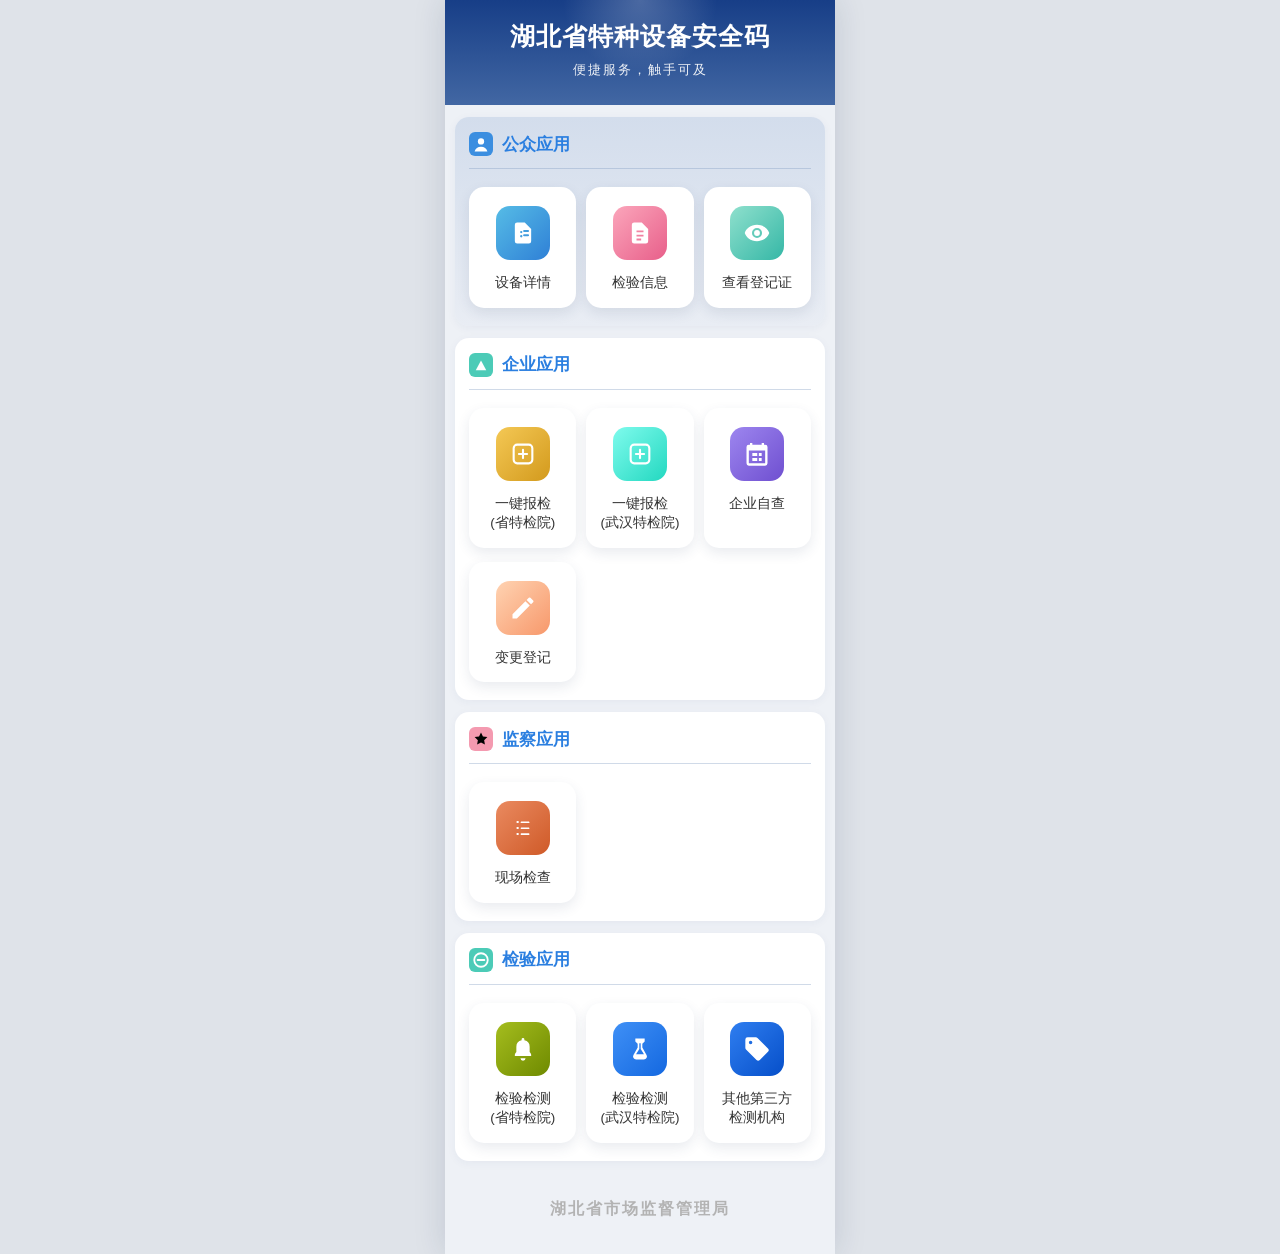
<file: index.html>
<!DOCTYPE html>
<html lang="zh-CN">
<head>
<meta charset="UTF-8">
<meta name="viewport" content="width=device-width, initial-scale=1.0">
<title>湖北省特种设备安全码</title>
<link rel="stylesheet" href="style.css">
</head>
<body>

<!-- ============ SVG defs ============ -->
<svg width="0" height="0" style="position:absolute">
<defs>
  <symbol id="i-doc" viewBox="0 0 24 24" fill="currentColor"><path d="M13.5 3H7a2 2 0 0 0-2 2v14a2 2 0 0 0 2 2h10a2 2 0 0 0 2-2V8.5L13.5 3zM10.5 10.2a1 1 0 1 1 0 2 1 1 0 0 1 0-2zm0 3.6a1 1 0 1 1 0 2 1 1 0 0 1 0-2zm5.8-2.6h-3.3a.9.9 0 1 1 0-1.8h3.3a.9.9 0 1 1 0 1.8zm0 3.6h-3.3a.9.9 0 1 1 0-1.8h3.3a.9.9 0 1 1 0 1.8z"/></symbol>
  <symbol id="i-listdoc" viewBox="0 0 24 24" fill="currentColor"><path d="M13.5 3H7a2 2 0 0 0-2 2v14a2 2 0 0 0 2 2h10a2 2 0 0 0 2-2V8.5L13.5 3zM9 9.8h6v1.6H9V9.8zm0 3.6h6V15H9v-1.6zm0 3.4h4v1.6H9v-1.6z"/></symbol>
  <symbol id="i-eye" viewBox="0 0 24 24" fill="currentColor"><path d="M12 5C6.5 5 2.7 8.4 1.5 12 2.7 15.6 6.5 19 12 19s9.3-3.4 10.5-7C21.3 8.4 17.5 5 12 5zm0 11.3A4.3 4.3 0 1 1 12 7.7a4.3 4.3 0 0 1 0 8.6zm0-6.8A2.5 2.5 0 1 0 12 14.5 2.5 2.5 0 0 0 12 9.5z"/></symbol>
  <symbol id="i-plusbox" viewBox="0 0 24 24" fill="none" stroke="currentColor" stroke-width="1.8"><rect x="4" y="4" width="16" height="16" rx="3"/><path d="M12 8.5v7M8.5 12h7" stroke-linecap="round"/></symbol>
  <symbol id="i-cal" viewBox="0 0 24 24" fill="currentColor"><path d="M19 4h-1V2.5h-2V4H8V2.5H6V4H5a2 2 0 0 0-2 2v14a2 2 0 0 0 2 2h14a2 2 0 0 0 2-2V6a2 2 0 0 0-2-2zm0 16H5V9h14v11zM8 11.2h4.2v2.6H8zm0 4.2h4.2v2.6H8zm5.6-4.2H16v2.6h-2.4zm0 4.2H16v2.6h-2.4z"/></symbol>
  <symbol id="i-pen" viewBox="0 0 24 24" fill="currentColor"><path d="M3 17.25V21h3.75L17.8 9.94l-3.74-3.75L3 17.25zM20.7 7.05a1 1 0 0 0 0-1.41l-2.34-2.34a1 1 0 0 0-1.41 0l-1.83 1.83 3.75 3.75 1.83-1.83z"/></symbol>
  <symbol id="i-lines" viewBox="0 0 24 24" fill="currentColor"><rect x="6.5" y="6" width="1.8" height="1.8" rx=".5"/><rect x="6.5" y="11.1" width="1.8" height="1.8" rx=".5"/><rect x="6.5" y="16.2" width="1.8" height="1.8" rx=".5"/><rect x="10" y="6.4" width="7.5" height="1.4" rx=".4"/><rect x="10" y="11.5" width="7.5" height="1.4" rx=".4"/><rect x="10" y="16.6" width="7.5" height="1.4" rx=".4"/></symbol>
  <symbol id="i-bell" viewBox="0 0 24 24" fill="currentColor"><path d="M12 22a2.2 2.2 0 0 0 2.2-2.1h-4.4A2.2 2.2 0 0 0 12 22zm7-4v-.8c0-1-.5-1.9-1.3-2.6V10a5.7 5.7 0 0 0-4.5-5.6V3.8a1.2 1.2 0 1 0-2.4 0v.6A5.7 5.7 0 0 0 6.3 10v4.6c-.8.7-1.3 1.6-1.3 2.6V18h14z"/></symbol>
  <symbol id="i-flask" viewBox="0 0 24 24" fill="currentColor"><path d="M8 3h8v2.5l-2 2v3.2l3.6 6.4A2.6 2.6 0 0 1 15.3 21H8.7a2.6 2.6 0 0 1-2.3-3.9L10 10.7V7.5l-2-2V3zm3.4 8.9L8.6 16.5h6.8l-2.8-4.6V7h-1.2v4.9z"/></symbol>
  <symbol id="i-tag" viewBox="0 0 24 24" fill="currentColor"><path d="M21.4 11.6l-9-9A2 2 0 0 0 11 2H4a2 2 0 0 0-2 2v7a2 2 0 0 0 .6 1.4l9 9a2 2 0 0 0 2.8 0l7-7a2 2 0 0 0 0-2.8zM6.5 8A1.5 1.5 0 1 1 8 6.5 1.5 1.5 0 0 1 6.5 8z"/></symbol>
  <symbol id="i-star" viewBox="0 0 24 24" fill="currentColor"><path d="M12 3.2l2.6 5.3 5.9.9-4.3 4.1 1 5.8L12 16.5 6.8 19.3l1-5.8L3.5 9.4l5.9-.9z"/></symbol>
</defs>
</svg>

<div class="screen">
  <div class="home-header">
    <h1>湖北省特种设备安全码</h1>
    <p>便捷服务，触手可及</p>
  </div>

  <!-- 公众应用 -->
  <div class="card public">
    <div class="sec-h">
      <svg viewBox="0 0 32 32"><rect width="32" height="32" rx="8" fill="#3b8ee0"/><g fill="#fff"><circle cx="16" cy="12.5" r="4.2"/><path d="M7.5 26c.9-4.3 4.3-6.5 8.5-6.5s7.6 2.2 8.5 6.5z"/></g></svg>
      <span class="t">公众应用</span>
    </div>
    <div class="grid">
      <a class="gi" href="detail.html"><span class="tile g-blue"><svg><use href="#i-doc"/></svg></span><span class="lb">设备详情</span></a>
      <a class="gi" href="inspection.html"><span class="tile g-pink"><svg><use href="#i-listdoc"/></svg></span><span class="lb">检验信息</span></a>
      <a class="gi" href="certificate.html"><span class="tile g-teal"><svg><use href="#i-eye"/></svg></span><span class="lb">查看登记证</span></a>
    </div>
  </div>

  <!-- 企业应用 -->
  <div class="card">
    <div class="sec-h">
      <svg viewBox="0 0 32 32"><rect width="32" height="32" rx="8" fill="#4ccbb7"/><path d="M9 23l7-13 7 13z" fill="#fff"/></svg>
      <span class="t">企业应用</span>
    </div>
    <div class="grid">
      <a class="gi" href="bj-login.html"><span class="tile g-gold"><svg><use href="#i-plusbox"/></svg></span><span class="lb">一键报检<br>(省特检院)</span></a>
      <a class="gi" href="bj-wh.html"><span class="tile g-cyan"><svg><use href="#i-plusbox"/></svg></span><span class="lb">一键报检<br>(武汉特检院)</span></a>
      <a class="gi" href="zicha.html"><span class="tile g-purp"><svg><use href="#i-cal"/></svg></span><span class="lb">企业自查</span></a>
      <a class="gi" href="bgdl.html"><span class="tile g-peach"><svg><use href="#i-pen"/></svg></span><span class="lb">变更登记</span></a>
    </div>
  </div>

  <!-- 监察应用 -->
  <div class="card">
    <div class="sec-h">
      <svg viewBox="0 0 32 32"><rect width="32" height="32" rx="8" fill="#f49ab0"/><use href="#i-star" x="4" y="4" width="24" height="24" fill="#fff"/></svg>
      <span class="t">监察应用</span>
    </div>
    <div class="grid">
      <a class="gi" href="dead.html"><span class="tile g-org"><svg><use href="#i-lines"/></svg></span><span class="lb">现场检查</span></a>
    </div>
  </div>

  <!-- 检验应用 -->
  <div class="card">
    <div class="sec-h">
      <svg viewBox="0 0 32 32"><rect width="32" height="32" rx="8" fill="#4ccbb7"/><circle cx="16" cy="16" r="9" fill="none" stroke="#fff" stroke-width="2.4"/><path d="M11.5 16h9" stroke="#fff" stroke-width="2.4" stroke-linecap="round"/></svg>
      <span class="t">检验应用</span>
    </div>
    <div class="grid">
      <a class="gi" href="dead.html"><span class="tile g-grn"><svg><use href="#i-bell"/></svg></span><span class="lb">检验检测<br>(省特检院)</span></a>
      <a class="gi" href="dead.html"><span class="tile g-b2"><svg><use href="#i-flask"/></svg></span><span class="lb">检验检测<br>(武汉特检院)</span></a>
      <a class="gi" href="dead.html"><span class="tile g-b3"><svg><use href="#i-tag"/></svg></span><span class="lb">其他第三方<br>检测机构</span></a>
    </div>
  </div>

  <div class="home-footer">湖北省市场监督管理局</div>
</div>

</body>
</html>
</file>
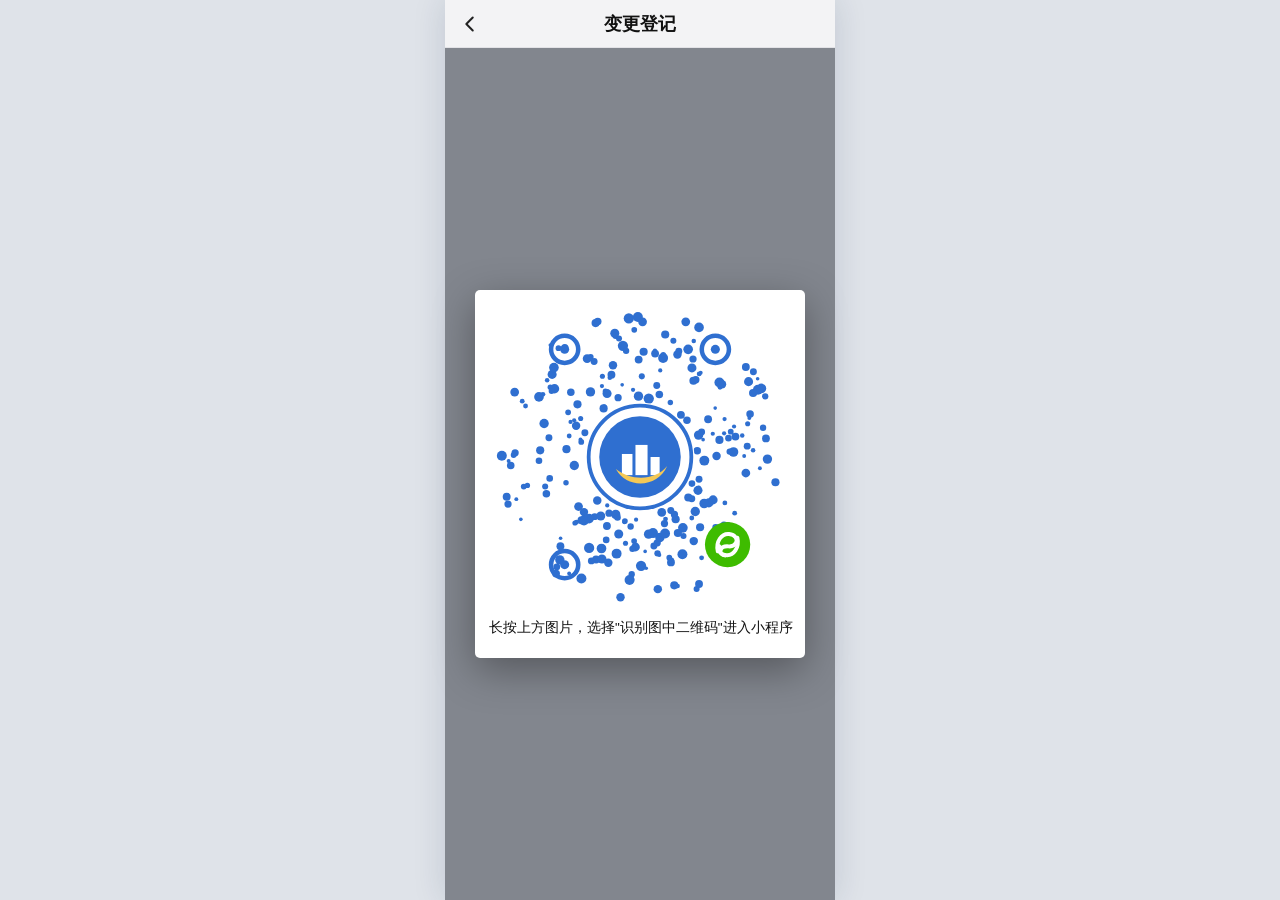
<file: bgdl.html>
<!DOCTYPE html>
<html lang="zh-CN">
<head>
<meta charset="UTF-8">
<meta name="viewport" content="width=device-width, initial-scale=1.0">
<title>变更登记</title>
<link rel="stylesheet" href="style.css">
</head>
<body>

<svg width="0" height="0" style="position:absolute"><defs>
  <symbol id="i-angle" viewBox="0 0 24 24" fill="none" stroke="currentColor" stroke-width="2.2" stroke-linecap="round" stroke-linejoin="round"><path d="M15 5l-7 7 7 7"/></symbol>
</defs></svg>

<div class="screen">
  <div class="subhead">
    <a class="back" href="index.html"><svg width="22" height="22"><use href="#i-angle"/></svg></a>
    <span class="st">变更登记</span>
  </div>

  <div class="mp-body">
    <div class="mp-card">
      <svg id="mp" viewBox="0 0 200 200"></svg>
      <div class="mp-tip">长按上方图片，选择"识别图中二维码"进入小程序</div>
    </div>
  </div>
</div>

<script>
// 小程序码风格装饰图案（确定性伪随机，非真实小程序码）
(function(){
  var svg=document.getElementById('mp'), main='#2f6fd0';
  function h(x,y,k){var s=Math.sin((x+2)*127.1+(y+3)*311.7+(k||0)*74.7)*43758.5453;return s-Math.floor(s);}
  var r='';
  for(var i=0;i<430;i++){
    var a=h(i,7)*Math.PI*2, rr=38+h(i,13)*58;
    var x=100+Math.cos(a)*rr, y=100+Math.sin(a)*rr;
    var d=1.2+h(i,23)*2.2;
    if(h(i,31)>0.45) r+='<circle cx="'+x.toFixed(1)+'" cy="'+y.toFixed(1)+'" r="'+d.toFixed(1)+'" fill="'+main+'"/>';
  }
  [-125,-55,125].forEach(function(deg){
    var a=deg*Math.PI/180, ex=100+Math.cos(a)*87, ey=100+Math.sin(a)*87;
    r+='<circle cx="'+ex.toFixed(1)+'" cy="'+ey.toFixed(1)+'" r="9" fill="none" stroke="'+main+'" stroke-width="3"/>';
    r+='<circle cx="'+ex.toFixed(1)+'" cy="'+ey.toFixed(1)+'" r="3" fill="'+main+'"/>';
  });
  r+='<circle cx="100" cy="100" r="36" fill="#fff"/>';
  r+='<circle cx="100" cy="100" r="34" fill="none" stroke="'+main+'" stroke-width="2.5"/>';
  // 中心：蓝色城市图形 + 金色弧
  r+='<circle cx="100" cy="100" r="27" fill="'+main+'"/>';
  r+='<rect x="88" y="98" width="7" height="14" fill="#fff"/>';
  r+='<rect x="97" y="92" width="8" height="20" fill="#fff"/>';
  r+='<rect x="107" y="100" width="6" height="12" fill="#fff"/>';
  r+='<path d="M84,108 C94,116 110,116 118,106 C112,120 92,122 84,108 Z" fill="#f4c855"/>';
  // 微信小程序角标
  r+='<g transform="translate(158,158)"><circle r="15" fill="#3ebc00"/><path d="M-6.5,4.5 C-8,-2 -4,-7.5 1,-7 C5,-6.6 7,-3.6 5.5,-1 C4.6,0.6 2.6,1.4 0.6,1.2 C-2,1 -4,1.8 -4.6,3.6 C-5.2,5.4 -3.8,7 -1.4,7.2" fill="none" stroke="#fff" stroke-width="2.6" stroke-linecap="round"/><path d="M6.5,-4.5 C8,2 4,7.5 -1,7 C-5,6.6 -7,3.6 -5.5,1" fill="none" stroke="#fff" stroke-width="2.6" stroke-linecap="round"/></g>';
  svg.innerHTML=r;
})();
</script>

</body>
</html>
</file>
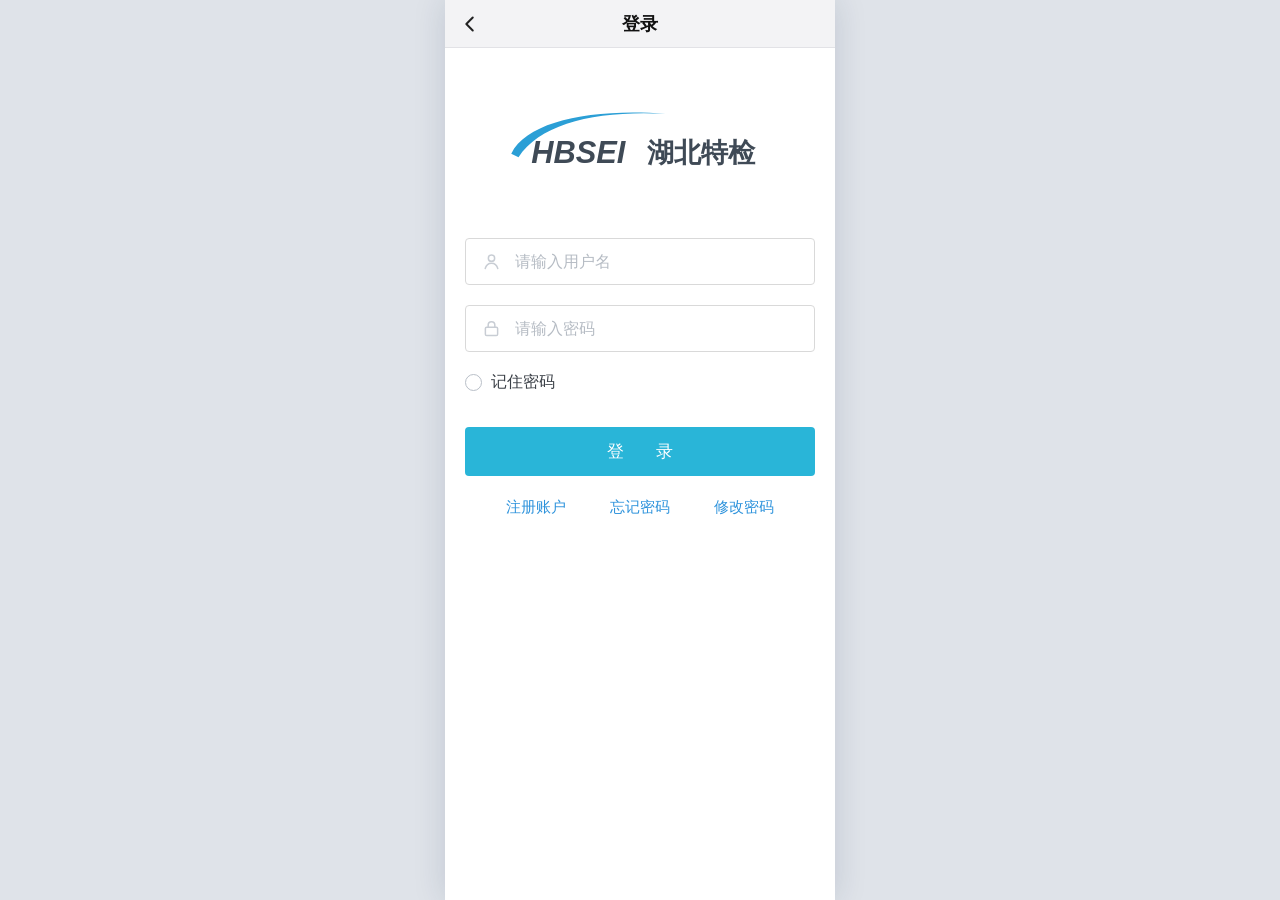
<file: bj-login.html>
<!DOCTYPE html>
<html lang="zh-CN">
<head>
<meta charset="UTF-8">
<meta name="viewport" content="width=device-width, initial-scale=1.0">
<title>登录</title>
<link rel="stylesheet" href="style.css">
</head>
<body>

<svg width="0" height="0" style="position:absolute"><defs>
  <symbol id="i-angle" viewBox="0 0 24 24" fill="none" stroke="currentColor" stroke-width="2.2" stroke-linecap="round" stroke-linejoin="round"><path d="M15 5l-7 7 7 7"/></symbol>
  <symbol id="i-user-o" viewBox="0 0 24 24" fill="none" stroke="currentColor" stroke-width="1.7" stroke-linecap="round"><circle cx="12" cy="8.2" r="3.6"/><path d="M4.8,20 C6,15.8 8.8,14 12,14 C15.2,14 18,15.8 19.2,20"/></symbol>
  <symbol id="i-lock-o" viewBox="0 0 24 24" fill="none" stroke="currentColor" stroke-width="1.7" stroke-linecap="round" stroke-linejoin="round"><rect x="5" y="10.5" width="14" height="9.5" rx="1.5"/><path d="M8.2,10.5 V8 a3.8,3.8 0 0 1 7.6,0 v2.5"/></symbol>
</defs></svg>

<div class="screen">
  <div class="subhead">
    <a class="back" href="index.html"><svg width="22" height="22"><use href="#i-angle"/></svg></a>
    <span class="st">登录</span>
  </div>

  <div class="login-body">
    <div class="login-logo">
      <svg width="272" height="66" viewBox="0 0 300 72">
        <path d="M8,50 C26,14 96,0 178,6 C104,2 40,16 16,54 Z" fill="#2b9fd6"/>
        <text x="30" y="60" font-size="34" font-weight="800" font-style="italic" fill="#3f4a56" font-family="Arial, sans-serif">HBSEI</text>
        <text x="158" y="59" font-size="30" font-weight="700" fill="#3f4a56">湖北特检</text>
      </svg>
    </div>

    <div class="lfield"><svg><use href="#i-user-o"/></svg><input type="text" placeholder="请输入用户名"></div>
    <div class="lfield"><svg><use href="#i-lock-o"/></svg><input type="password" placeholder="请输入密码"></div>

    <label class="lremember"><input type="checkbox">记住密码</label>

    <button class="lbtn">登 录</button>

    <div class="llinks">
      <a href="javascript:;">注册账户</a>
      <a href="javascript:;">忘记密码</a>
      <a href="javascript:;">修改密码</a>
    </div>
  </div>
</div>

</body>
</html>
</file>
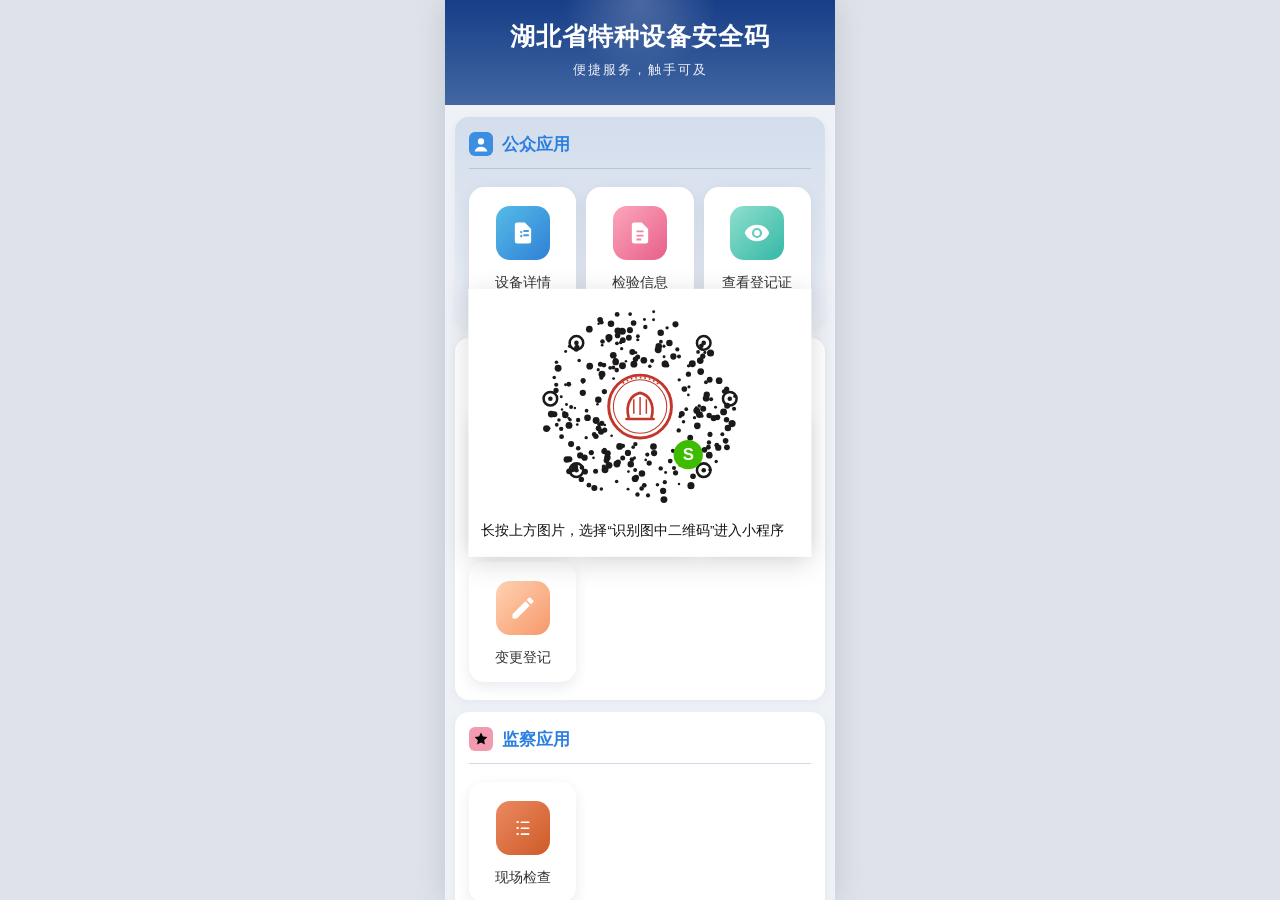
<file: bj-wh.html>
<!DOCTYPE html>
<html lang="zh-CN">
<head>
<meta charset="UTF-8">
<meta name="viewport" content="width=device-width, initial-scale=1.0">
<title>特种设备安全码</title>
<link rel="stylesheet" href="style.css">
</head>
<body>

<div class="screen">
  <div class="mp-page">
    <iframe id="bg" src="index.html" title="主界面"></iframe>
    <div class="mp-mask" onclick="location.href='index.html'"></div>
    <div class="mp-dialog" style="top:47%">
      <svg id="mp" viewBox="0 0 200 200"></svg>
      <div class="mp-tip">长按上方图片，选择“识别图中二维码”进入小程序</div>
    </div>
  </div>
</div>

<script>
// 小程序码风格装饰图案（确定性伪随机，非真实小程序码）——黑色码点 + 红色院徽中心
(function(){
  var svg=document.getElementById('mp'), dot='#1a1a1a', seal='#c2372b';
  function h(x,y,k){var s=Math.sin((x+1)*127.1+(y+1)*311.7+(k||0)*74.7)*43758.5453;return s-Math.floor(s);}
  var r='';
  for(var i=0;i<430;i++){
    var a=h(i,7)*Math.PI*2, rr=36+h(i,13)*56;
    var x=100+Math.cos(a)*rr, y=100+Math.sin(a)*rr;
    var d=1.2+h(i,23)*2.2;
    if(h(i,31)>0.45) r+='<circle cx="'+x.toFixed(1)+'" cy="'+y.toFixed(1)+'" r="'+d.toFixed(1)+'" fill="'+dot+'"/>';
  }
  // 六个定位眼
  [-135,-45,185,-5,135,45].forEach(function(deg){
    var a=deg*Math.PI/180, ex=100+Math.cos(a)*86, ey=100+Math.sin(a)*86;
    r+='<circle cx="'+ex.toFixed(1)+'" cy="'+ey.toFixed(1)+'" r="6.5" fill="none" stroke="'+dot+'" stroke-width="2.4"/>';
    r+='<circle cx="'+ex.toFixed(1)+'" cy="'+ey.toFixed(1)+'" r="2.2" fill="'+dot+'"/>';
  });
  // 红色院徽：双环 + 竖琴 + 环内文字点
  r+='<circle cx="100" cy="100" r="30" fill="#fff"/>';
  r+='<circle cx="100" cy="100" r="30" fill="none" stroke="'+seal+'" stroke-width="2.8"/>';
  r+='<circle cx="100" cy="100" r="25.5" fill="none" stroke="'+seal+'" stroke-width="1"/>';
  for(var t=0;t<9;t++){
    var ta=(-125+t*9)*Math.PI/180;
    r+='<circle cx="'+(100+Math.cos(ta)*27.7).toFixed(1)+'" cy="'+(100+Math.sin(ta)*27.7).toFixed(1)+'" r="0.9" fill="'+seal+'"/>';
  }
  r+='<g transform="translate(100,100)">';
  r+='<path d="M-11,10 C-14,-2 -9,-11 0,-13 C9,-11 14,-2 11,10" fill="none" stroke="'+seal+'" stroke-width="2.6" stroke-linecap="round"/>';
  r+='<path d="M-6,-7 L-6,7 M0,-9 L0,8 M6,-7 L6,7" stroke="'+seal+'" stroke-width="1.4"/>';
  r+='<path d="M-13,12 L13,12" stroke="'+seal+'" stroke-width="2.4" stroke-linecap="round"/>';
  r+='</g>';
  // 微信小程序角标
  r+='<g transform="translate(146,146)"><circle r="14" fill="#3ebc00"/><text x="0" y="5.5" text-anchor="middle" font-size="16" font-weight="800" fill="#fff" font-family="Arial">S</text></g>';
  svg.innerHTML=r;
})();
// 隐藏弹窗背后主界面的滚动条（保持可滚动）
document.getElementById('bg').addEventListener('load',function(){
  try{
    var d=this.contentDocument;
    var st=d.createElement('style');
    st.textContent='::-webkit-scrollbar{display:none}html{scrollbar-width:none}';
    d.head.appendChild(st);
  }catch(e){}
});
</script>

</body>
</html>
</file>
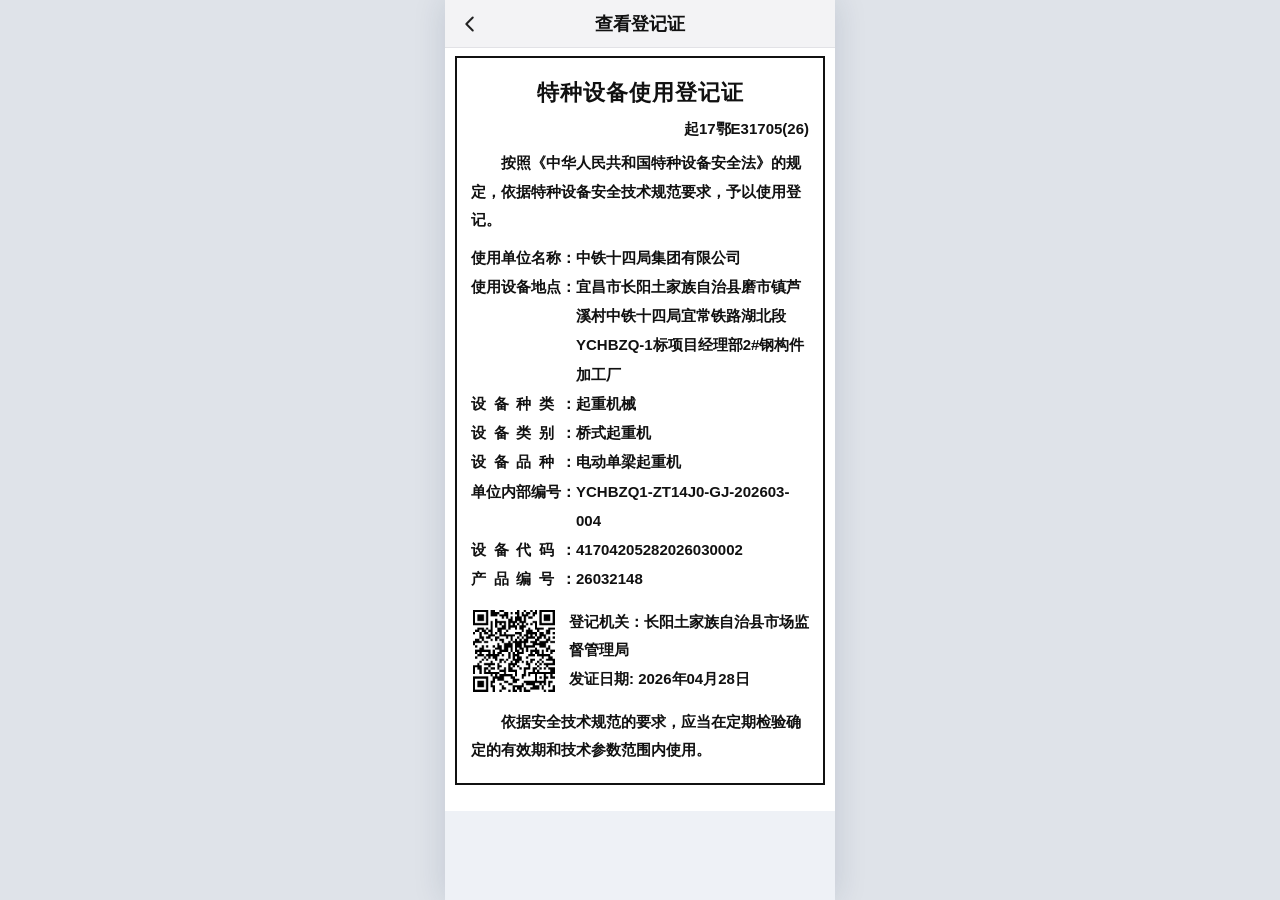
<file: certificate.html>
<!DOCTYPE html>
<html lang="zh-CN">
<head>
<meta charset="UTF-8">
<meta name="viewport" content="width=device-width, initial-scale=1.0">
<title>查看登记证</title>
<link rel="stylesheet" href="style.css">
</head>
<body>

<svg width="0" height="0" style="position:absolute"><defs>
  <symbol id="i-angle" viewBox="0 0 24 24" fill="none" stroke="currentColor" stroke-width="2.2" stroke-linecap="round" stroke-linejoin="round"><path d="M15 5l-7 7 7 7"/></symbol>
</defs></svg>

<div class="screen">
  <div class="subhead">
    <a class="back" href="index.html"><svg width="22" height="22"><use href="#i-angle"/></svg></a>
    <span class="st">查看登记证</span>
  </div>

  <div class="cert-wrap">
    <div class="cert">
      <h2>特种设备使用登记证</h2>
      <div class="cno">起17鄂E31705(26)</div>
      <p class="lead">按照《中华人民共和国特种设备安全法》的规定，依据特种设备安全技术规范要求，予以使用登记。</p>
      <div class="row"><span class="k">使用单位名称：</span><span class="v">中铁十四局集团有限公司</span></div>
      <div class="row"><span class="k">使用设备地点：</span><span class="v">宜昌市长阳土家族自治县磨市镇芦溪村中铁十四局宜常铁路湖北段YCHBZQ-1标项目经理部2#钢构件加工厂</span></div>
      <div class="row"><span class="k">设备种类：</span><span class="v">起重机械</span></div>
      <div class="row"><span class="k">设备类别：</span><span class="v">桥式起重机</span></div>
      <div class="row"><span class="k">设备品种：</span><span class="v">电动单梁起重机</span></div>
      <div class="row"><span class="k">单位内部编号：</span><span class="v">YCHBZQ1-ZT14J0-GJ-202603-004</span></div>
      <div class="row"><span class="k">设备代码：</span><span class="v">41704205282026030002</span></div>
      <div class="row"><span class="k">产品编号：</span><span class="v">26032148</span></div>
      <div class="qrline">
        <img src="[data-uri]" width="86" height="86" style="flex:none" alt="登记证二维码">
        <div class="qt">登记机关：长阳土家族自治县市场监督管理局<br>发证日期: 2026年04月28日</div>
      </div>
      <p class="note">依据安全技术规范的要求，应当在定期检验确定的有效期和技术参数范围内使用。</p>
    </div>
  </div>
</div>

</body>
</html>
</file>
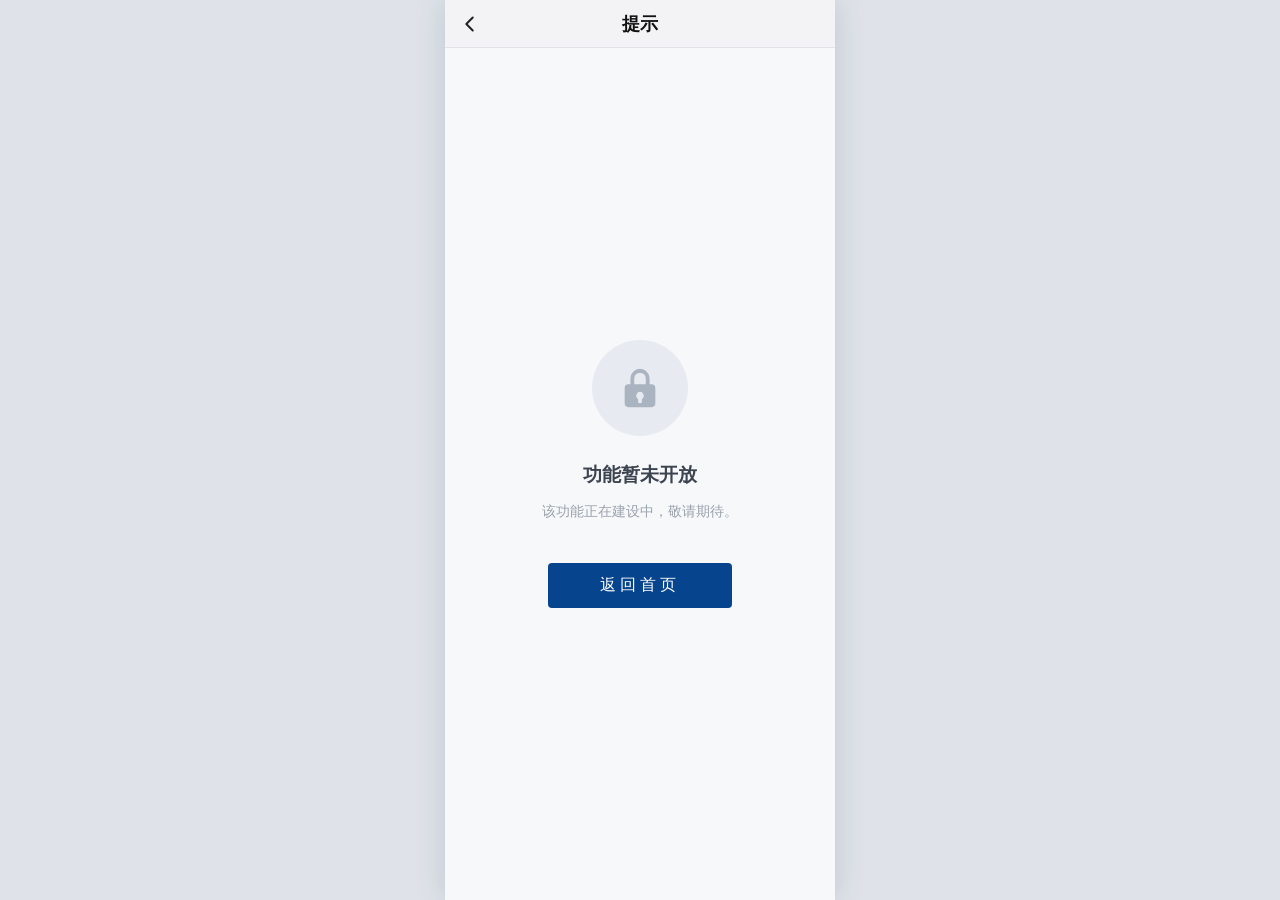
<file: dead.html>
<!DOCTYPE html>
<html lang="zh-CN">
<head>
<meta charset="UTF-8">
<meta name="viewport" content="width=device-width, initial-scale=1.0">
<title>提示</title>
<link rel="stylesheet" href="style.css">
</head>
<body>

<svg width="0" height="0" style="position:absolute"><defs>
  <symbol id="i-angle" viewBox="0 0 24 24" fill="none" stroke="currentColor" stroke-width="2.2" stroke-linecap="round" stroke-linejoin="round"><path d="M15 5l-7 7 7 7"/></symbol>
  <symbol id="i-lock" viewBox="0 0 24 24" fill="currentColor"><path d="M12 2a5 5 0 0 0-5 5v3H6a2 2 0 0 0-2 2v8a2 2 0 0 0 2 2h12a2 2 0 0 0 2-2v-8a2 2 0 0 0-2-2h-1V7a5 5 0 0 0-5-5zm-3 8V7a3 3 0 1 1 6 0v3H9zm3 4a2 2 0 0 1 1 3.7V19a1 1 0 1 1-2 0v-1.3A2 2 0 0 1 12 14z"/></symbol>
</defs></svg>

<div class="screen">
  <div class="subhead">
    <a class="back" href="index.html"><svg width="22" height="22"><use href="#i-angle"/></svg></a>
    <span class="st">提示</span>
  </div>

  <div class="dead-body">
    <div class="di"><svg><use href="#i-lock"/></svg></div>
    <h2>功能暂未开放</h2>
    <p>该功能正在建设中，敬请期待。</p>
    <a class="home-btn" href="index.html">返回首页</a>
  </div>
</div>

</body>
</html>
</file>
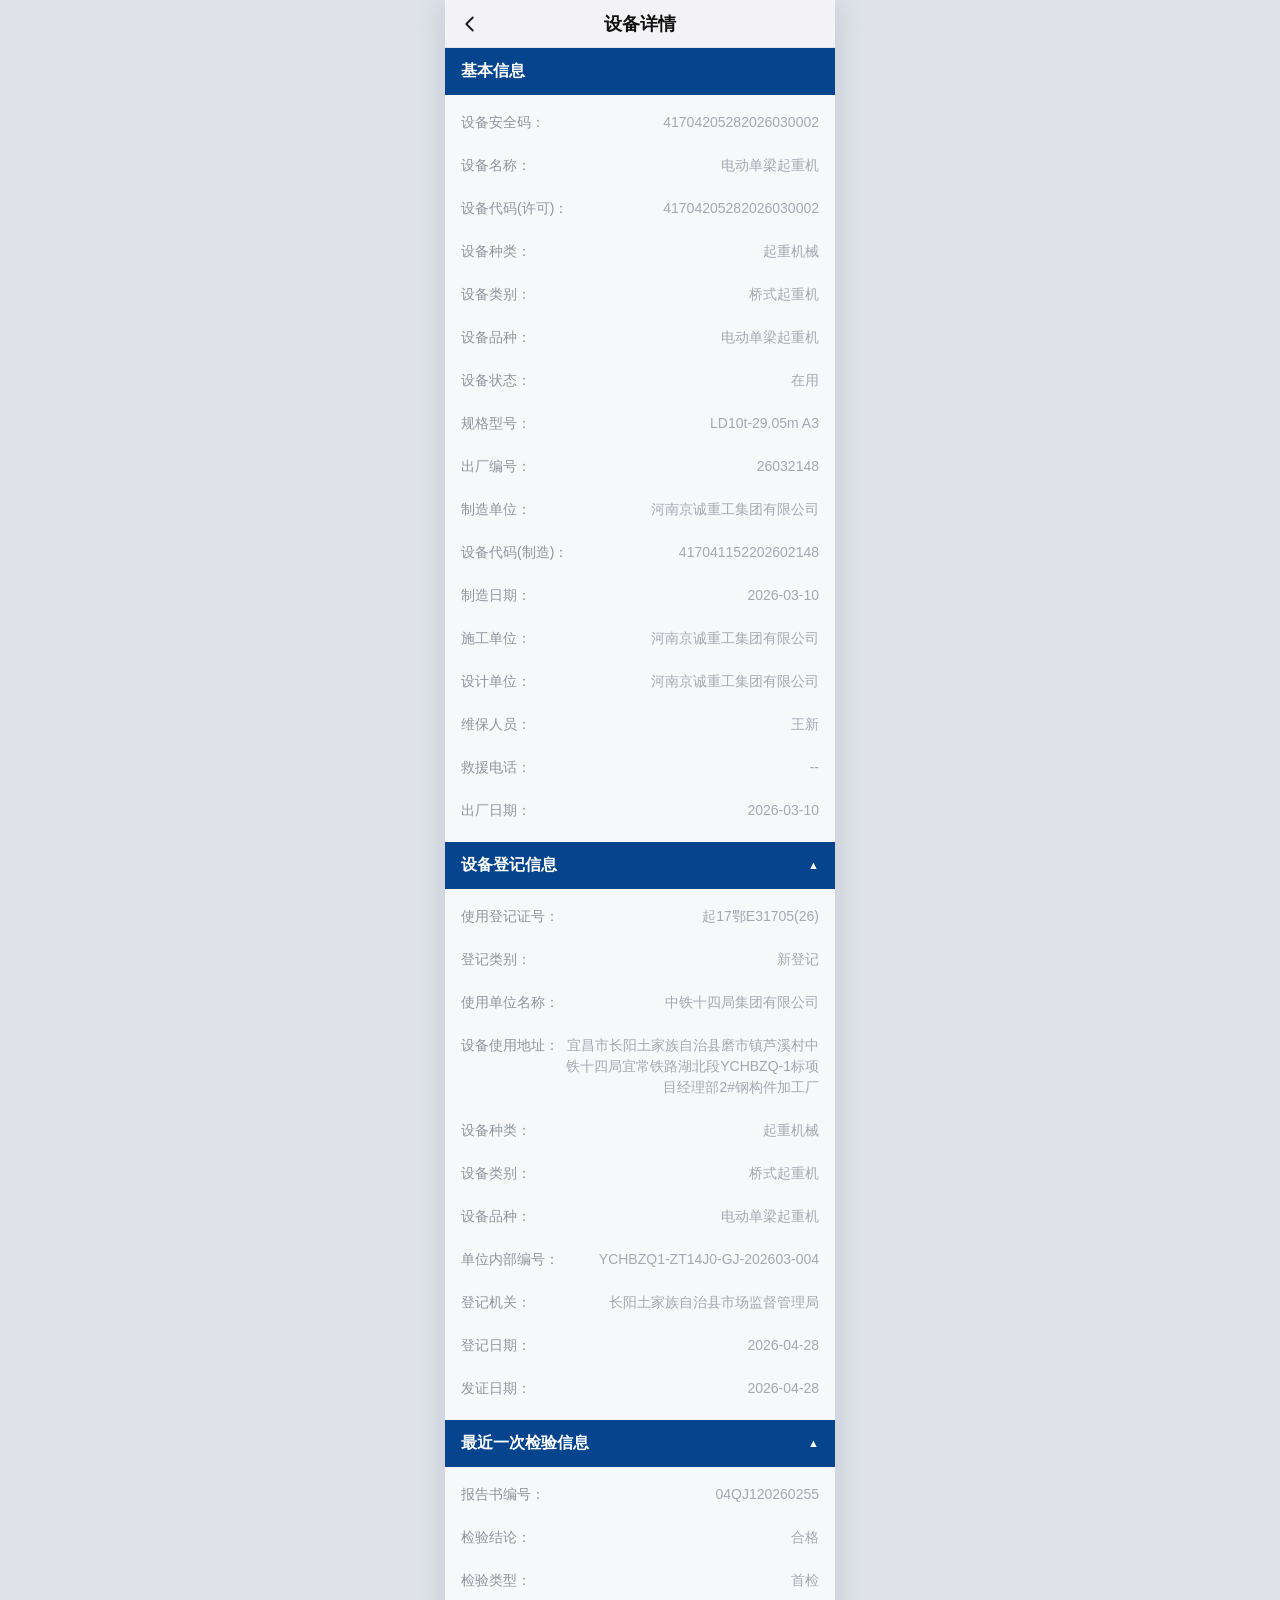
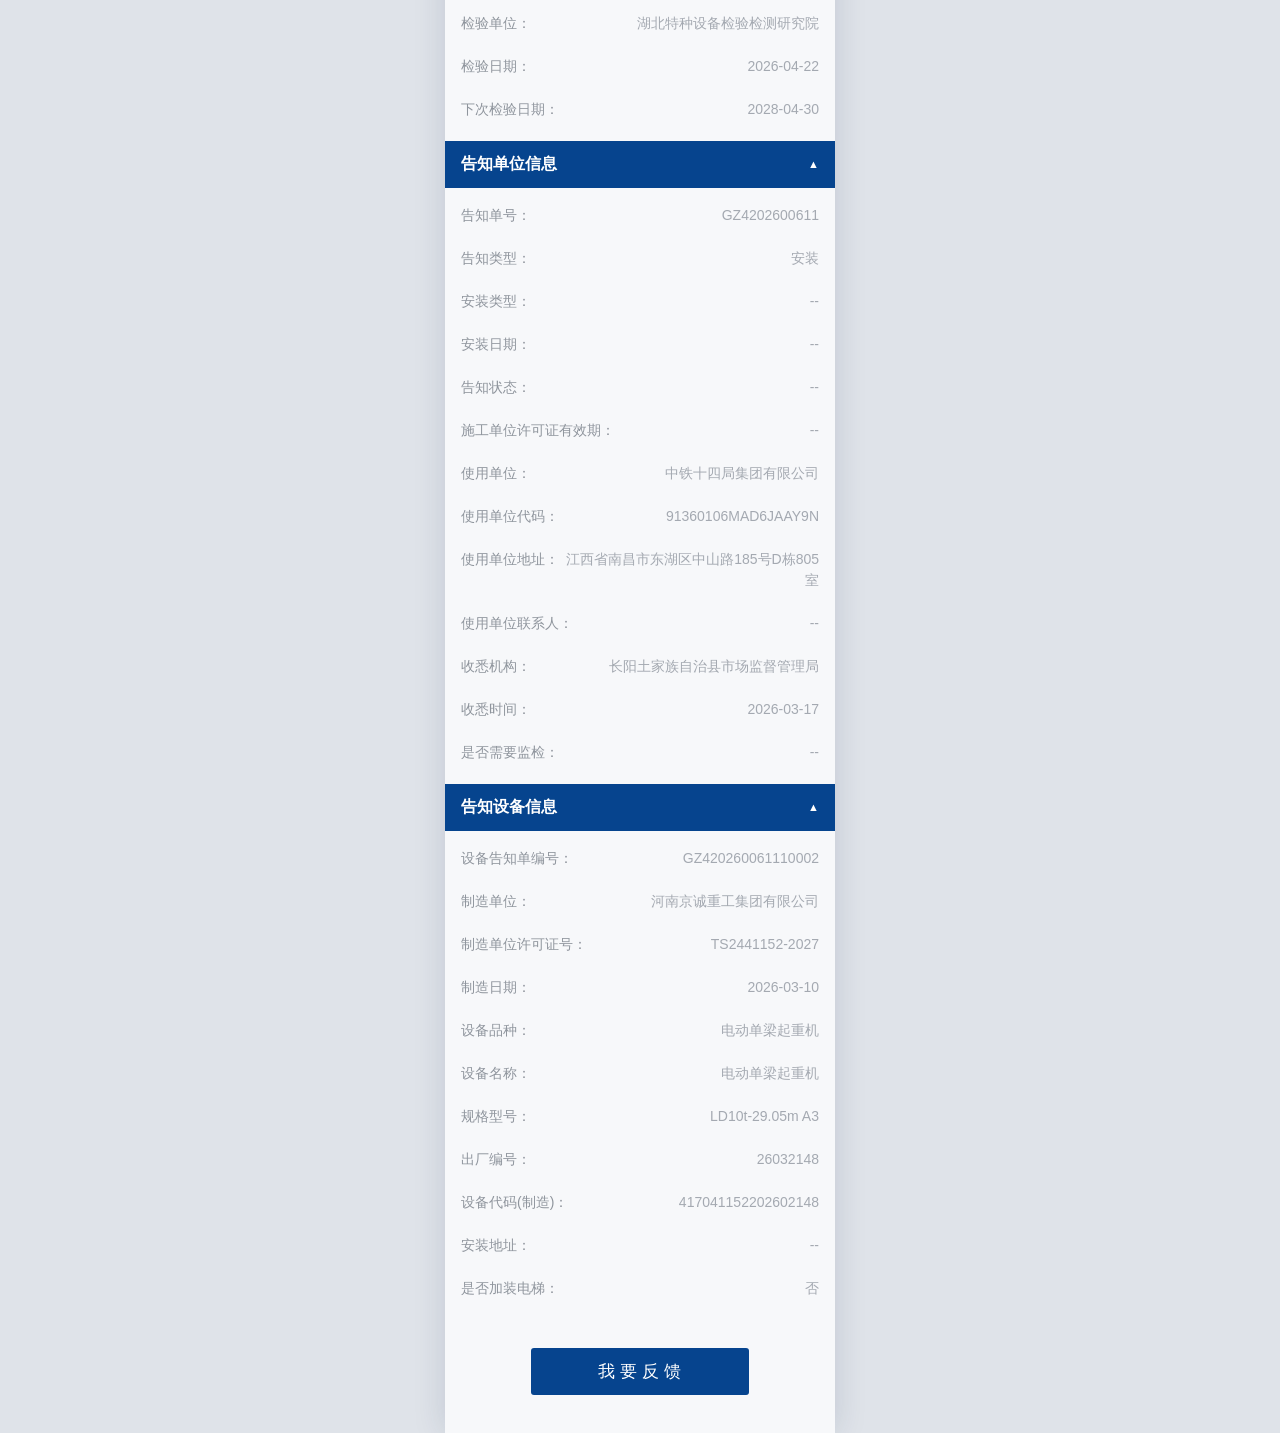
<file: detail.html>
<!DOCTYPE html>
<html lang="zh-CN">
<head>
<meta charset="UTF-8">
<meta name="viewport" content="width=device-width, initial-scale=1.0">
<title>设备详情</title>
<link rel="stylesheet" href="style.css">
</head>
<body>

<svg width="0" height="0" style="position:absolute"><defs>
  <symbol id="i-angle" viewBox="0 0 24 24" fill="none" stroke="currentColor" stroke-width="2.2" stroke-linecap="round" stroke-linejoin="round"><path d="M15 5l-7 7 7 7"/></symbol>
</defs></svg>

<div class="screen">
  <div class="subhead">
    <a class="back" href="index.html"><svg width="22" height="22"><use href="#i-angle"/></svg></a>
    <span class="st">设备详情</span>
  </div>

  <div class="detail-body">
    <div class="dbar"><span>基本信息</span></div>
    <div class="drows">
      <div class="drow"><span class="k">设备安全码：</span><span class="v">41704205282026030002</span></div>
      <div class="drow"><span class="k">设备名称：</span><span class="v">电动单梁起重机</span></div>
      <div class="drow"><span class="k">设备代码(许可)：</span><span class="v">41704205282026030002</span></div>
      <div class="drow"><span class="k">设备种类：</span><span class="v">起重机械</span></div>
      <div class="drow"><span class="k">设备类别：</span><span class="v">桥式起重机</span></div>
      <div class="drow"><span class="k">设备品种：</span><span class="v">电动单梁起重机</span></div>
      <div class="drow"><span class="k">设备状态：</span><span class="v">在用</span></div>
      <div class="drow"><span class="k">规格型号：</span><span class="v">LD10t-29.05m A3</span></div>
      <div class="drow"><span class="k">出厂编号：</span><span class="v">26032148</span></div>
      <div class="drow"><span class="k">制造单位：</span><span class="v">河南京诚重工集团有限公司</span></div>
      <div class="drow"><span class="k">设备代码(制造)：</span><span class="v">417041152202602148</span></div>
      <div class="drow"><span class="k">制造日期：</span><span class="v">2026-03-10</span></div>
      <div class="drow"><span class="k">施工单位：</span><span class="v">河南京诚重工集团有限公司</span></div>
      <div class="drow"><span class="k">设计单位：</span><span class="v">河南京诚重工集团有限公司</span></div>
      <div class="drow"><span class="k">维保人员：</span><span class="v">王新</span></div>
      <div class="drow"><span class="k">救援电话：</span><span class="v">--</span></div>
      <div class="drow"><span class="k">出厂日期：</span><span class="v">2026-03-10</span></div>
    </div>

    <div class="dbar"><span>设备登记信息</span><span class="arr">▲</span></div>
    <div class="drows">
      <div class="drow"><span class="k">使用登记证号：</span><span class="v">起17鄂E31705(26)</span></div>
      <div class="drow"><span class="k">登记类别：</span><span class="v">新登记</span></div>
      <div class="drow"><span class="k">使用单位名称：</span><span class="v">中铁十四局集团有限公司</span></div>
      <div class="drow"><span class="k">设备使用地址：</span><span class="v">宜昌市长阳土家族自治县磨市镇芦溪村中铁十四局宜常铁路湖北段YCHBZQ-1标项目经理部2#钢构件加工厂</span></div>
      <div class="drow"><span class="k">设备种类：</span><span class="v">起重机械</span></div>
      <div class="drow"><span class="k">设备类别：</span><span class="v">桥式起重机</span></div>
      <div class="drow"><span class="k">设备品种：</span><span class="v">电动单梁起重机</span></div>
      <div class="drow"><span class="k">单位内部编号：</span><span class="v">YCHBZQ1-ZT14J0-GJ-202603-004</span></div>
      <div class="drow"><span class="k">登记机关：</span><span class="v">长阳土家族自治县市场监督管理局</span></div>
      <div class="drow"><span class="k">登记日期：</span><span class="v">2026-04-28</span></div>
      <div class="drow"><span class="k">发证日期：</span><span class="v">2026-04-28</span></div>
    </div>

    <div class="dbar"><span>最近一次检验信息</span><span class="arr">▲</span></div>
    <div class="drows">
      <div class="drow"><span class="k">报告书编号：</span><span class="v">04QJ120260255</span></div>
      <div class="drow"><span class="k">检验结论：</span><span class="v">合格</span></div>
      <div class="drow"><span class="k">检验类型：</span><span class="v">首检</span></div>
      <div class="drow"><span class="k">检验单位：</span><span class="v">湖北特种设备检验检测研究院</span></div>
      <div class="drow"><span class="k">检验日期：</span><span class="v">2026-04-22</span></div>
      <div class="drow"><span class="k">下次检验日期：</span><span class="v">2028-04-30</span></div>
    </div>

    <div class="dbar"><span>告知单位信息</span><span class="arr">▲</span></div>
    <div class="drows">
      <div class="drow"><span class="k">告知单号：</span><span class="v">GZ4202600611</span></div>
      <div class="drow"><span class="k">告知类型：</span><span class="v">安装</span></div>
      <div class="drow"><span class="k">安装类型：</span><span class="v">--</span></div>
      <div class="drow"><span class="k">安装日期：</span><span class="v">--</span></div>
      <div class="drow"><span class="k">告知状态：</span><span class="v">--</span></div>
      <div class="drow"><span class="k">施工单位许可证有效期：</span><span class="v">--</span></div>
      <div class="drow"><span class="k">使用单位：</span><span class="v">中铁十四局集团有限公司</span></div>
      <div class="drow"><span class="k">使用单位代码：</span><span class="v">91360106MAD6JAAY9N</span></div>
      <div class="drow"><span class="k">使用单位地址：</span><span class="v">江西省南昌市东湖区中山路185号D栋805室</span></div>
      <div class="drow"><span class="k">使用单位联系人：</span><span class="v">--</span></div>
      <div class="drow"><span class="k">收悉机构：</span><span class="v">长阳土家族自治县市场监督管理局</span></div>
      <div class="drow"><span class="k">收悉时间：</span><span class="v">2026-03-17</span></div>
      <div class="drow"><span class="k">是否需要监检：</span><span class="v">--</span></div>
    </div>

    <div class="dbar"><span>告知设备信息</span><span class="arr">▲</span></div>
    <div class="drows">
      <div class="drow"><span class="k">设备告知单编号：</span><span class="v">GZ420260061110002</span></div>
      <div class="drow"><span class="k">制造单位：</span><span class="v">河南京诚重工集团有限公司</span></div>
      <div class="drow"><span class="k">制造单位许可证号：</span><span class="v">TS2441152-2027</span></div>
      <div class="drow"><span class="k">制造日期：</span><span class="v">2026-03-10</span></div>
      <div class="drow"><span class="k">设备品种：</span><span class="v">电动单梁起重机</span></div>
      <div class="drow"><span class="k">设备名称：</span><span class="v">电动单梁起重机</span></div>
      <div class="drow"><span class="k">规格型号：</span><span class="v">LD10t-29.05m A3</span></div>
      <div class="drow"><span class="k">出厂编号：</span><span class="v">26032148</span></div>
      <div class="drow"><span class="k">设备代码(制造)：</span><span class="v">417041152202602148</span></div>
      <div class="drow"><span class="k">安装地址：</span><span class="v">--</span></div>
      <div class="drow"><span class="k">是否加装电梯：</span><span class="v">否</span></div>
    </div>

    <div class="fb2-wrap"><button class="fb2">我要反馈</button></div>
  </div>
</div>

</body>
</html>
</file>
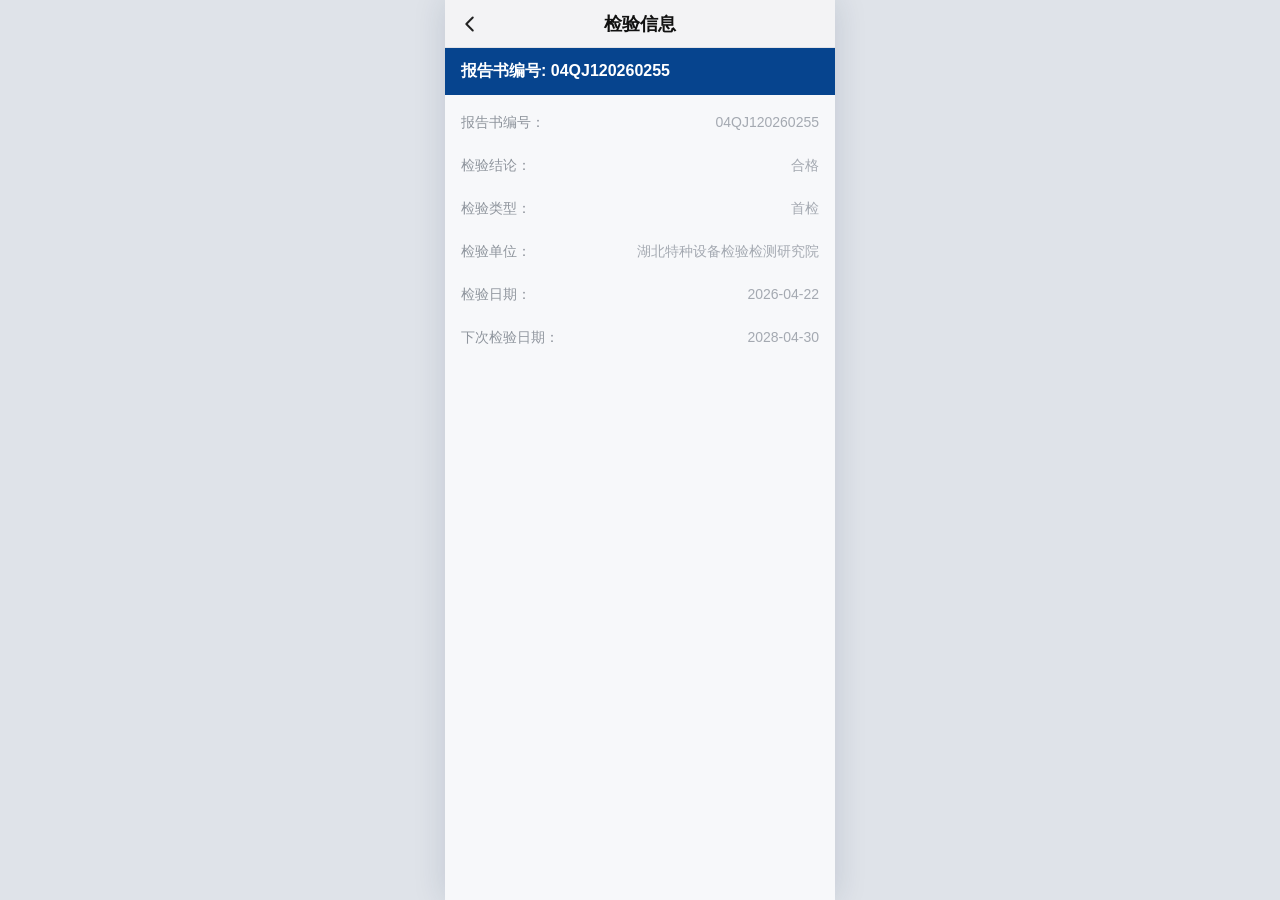
<file: inspection.html>
<!DOCTYPE html>
<html lang="zh-CN">
<head>
<meta charset="UTF-8">
<meta name="viewport" content="width=device-width, initial-scale=1.0">
<title>检验信息</title>
<link rel="stylesheet" href="style.css">
</head>
<body>

<svg width="0" height="0" style="position:absolute"><defs>
  <symbol id="i-angle" viewBox="0 0 24 24" fill="none" stroke="currentColor" stroke-width="2.2" stroke-linecap="round" stroke-linejoin="round"><path d="M15 5l-7 7 7 7"/></symbol>
</defs></svg>

<div class="screen">
  <div class="subhead">
    <a class="back" href="index.html"><svg width="22" height="22"><use href="#i-angle"/></svg></a>
    <span class="st">检验信息</span>
  </div>

  <div class="detail-body" style="min-height:calc(100vh - 48px)">
    <div class="dbar"><span>报告书编号: 04QJ120260255</span></div>
    <div class="drows">
      <div class="drow"><span class="k">报告书编号：</span><span class="v">04QJ120260255</span></div>
      <div class="drow"><span class="k">检验结论：</span><span class="v">合格</span></div>
      <div class="drow"><span class="k">检验类型：</span><span class="v">首检</span></div>
      <div class="drow"><span class="k">检验单位：</span><span class="v">湖北特种设备检验检测研究院</span></div>
      <div class="drow"><span class="k">检验日期：</span><span class="v">2026-04-22</span></div>
      <div class="drow"><span class="k">下次检验日期：</span><span class="v">2028-04-30</span></div>
    </div>
  </div>
</div>

</body>
</html>
</file>
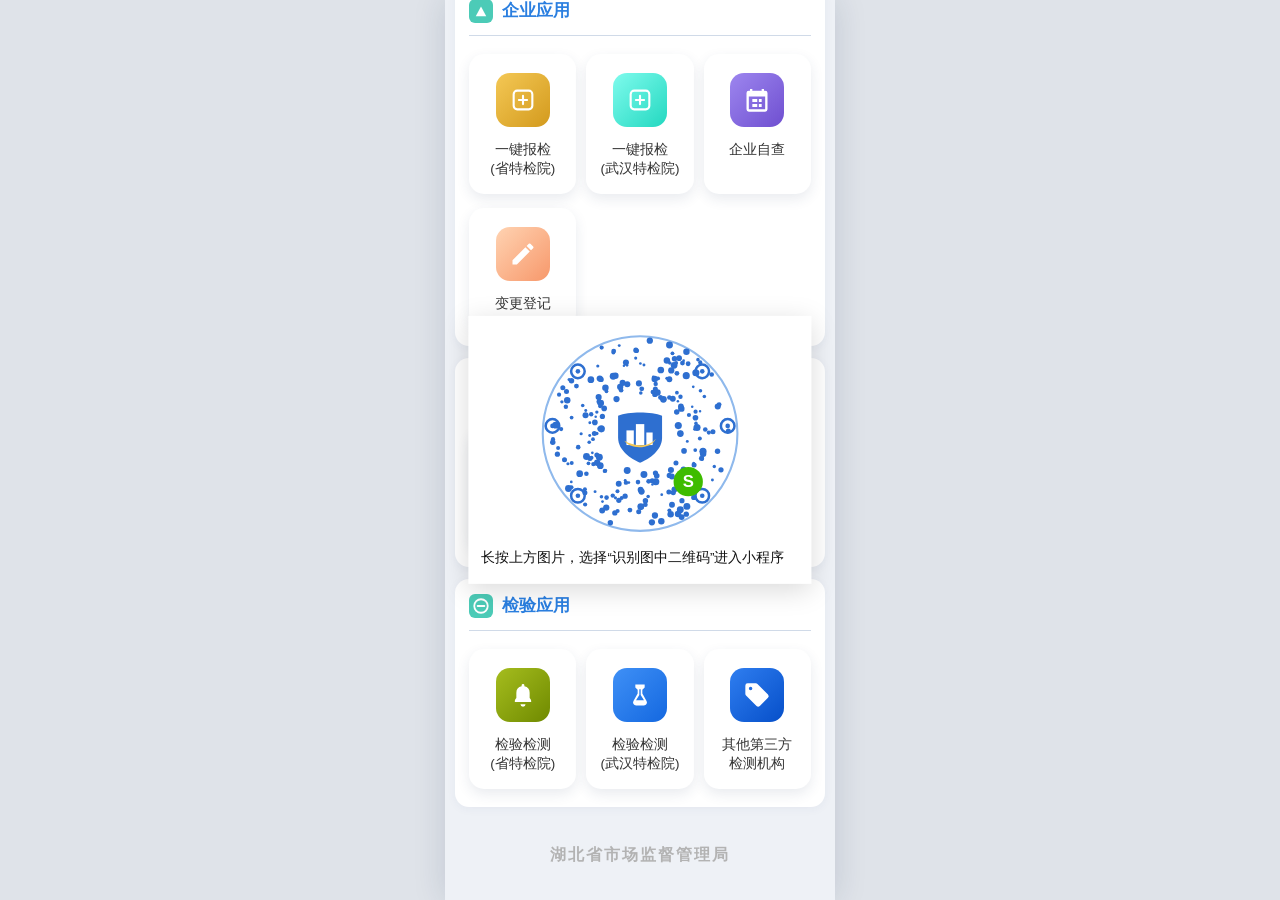
<file: zicha.html>
<!DOCTYPE html>
<html lang="zh-CN">
<head>
<meta charset="UTF-8">
<meta name="viewport" content="width=device-width, initial-scale=1.0">
<title>特种设备安全码</title>
<link rel="stylesheet" href="style.css">
</head>
<body>

<div class="screen">
  <div class="mp-page">
    <iframe id="bg" src="index.html" title="主界面"></iframe>
    <div class="mp-mask" onclick="location.href='index.html'"></div>
    <div class="mp-dialog" style="top:50%">
      <svg id="mp" viewBox="0 0 200 200"></svg>
      <div class="mp-tip">长按上方图片，选择“识别图中二维码”进入小程序</div>
    </div>
  </div>
</div>

<script>
// 小程序码风格装饰图案（确定性伪随机，非真实小程序码）——蓝色码点 + 盾形徽标 + 外圈细环
(function(){
  var svg=document.getElementById('mp'), dot='#2e6fd0', ring='#8fb9ec';
  function h(x,y,k){var s=Math.sin((x+3)*127.1+(y+5)*311.7+(k||0)*74.7)*43758.5453;return s-Math.floor(s);}
  var r='';
  // 外圈浅蓝细环
  r+='<circle cx="100" cy="100" r="93" fill="none" stroke="'+ring+'" stroke-width="2"/>';
  for(var i=0;i<430;i++){
    var a=h(i,7)*Math.PI*2, rr=36+h(i,13)*54;
    var x=100+Math.cos(a)*rr, y=100+Math.sin(a)*rr;
    var d=1.2+h(i,23)*2.2;
    if(h(i,31)>0.45) r+='<circle cx="'+x.toFixed(1)+'" cy="'+y.toFixed(1)+'" r="'+d.toFixed(1)+'" fill="'+dot+'"/>';
  }
  // 六个定位眼
  [-135,-45,185,-5,135,45].forEach(function(deg){
    var a=deg*Math.PI/180, ex=100+Math.cos(a)*84, ey=100+Math.sin(a)*84;
    r+='<circle cx="'+ex.toFixed(1)+'" cy="'+ey.toFixed(1)+'" r="6.5" fill="none" stroke="'+dot+'" stroke-width="2.4"/>';
    r+='<circle cx="'+ex.toFixed(1)+'" cy="'+ey.toFixed(1)+'" r="2.2" fill="'+dot+'"/>';
  });
  // 中心蓝色盾形徽标：白楼 + 金色弧
  r+='<g transform="translate(100,100)">';
  r+='<path d="M-21,-17 C-11,-21 11,-21 21,-17 L21,4 C21,16 9,24 0,28 C-9,24 -21,16 -21,4 Z" fill="'+dot+'"/>';
  r+='<rect x="-13" y="-3" width="7" height="14" fill="#fff"/>';
  r+='<rect x="-4" y="-9" width="8" height="20" fill="#fff"/>';
  r+='<rect x="6" y="-1" width="6" height="12" fill="#fff"/>';
  r+='<path d="M-15,7 C-5,13 9,13 15,5 C11,15 -9,16 -15,7 Z" fill="#f4c855"/>';
  r+='</g>';
  // 微信小程序角标
  r+='<g transform="translate(146,146)"><circle r="14" fill="#3ebc00"/><text x="0" y="5.5" text-anchor="middle" font-size="16" font-weight="800" fill="#fff" font-family="Arial">S</text></g>';
  svg.innerHTML=r;
})();
// 隐藏弹窗背后主界面的滚动条（保持可滚动），并滚动到企业应用/检验应用位置
document.getElementById('bg').addEventListener('load',function(){
  try{
    var d=this.contentDocument;
    var st=d.createElement('style');
    st.textContent='::-webkit-scrollbar{display:none}html{scrollbar-width:none}';
    d.head.appendChild(st);
    setTimeout(function(){ this.contentWindow.scrollTo(0,470); }.bind(this),60);
  }catch(e){}
});
</script>

</body>
</html>
</file>
<file: style.css>
:root{
  --page:#eef1f6;
  --header-top:#173e87;
  --header-bot:#4267a3;
  --title-blue:#2b7fe0;
  --bar-blue:#06448e;
  --g-blue-s:#56bce6;  --g-blue-e:#2f80d6;
  --g-pink-s:#fba6bb;  --g-pink-e:#e85f8a;
  --g-teal-s:#8fe0cd;  --g-teal-e:#35b7a6;
  --g-gold-s:#f4c855;  --g-gold-e:#d39a1d;
  --g-cyan-s:#7ffbed;  --g-cyan-e:#23d8c0;
  --g-purp-s:#9d86ef;  --g-purp-e:#6f4fd0;
  --g-peach-s:#ffd3b2; --g-peach-e:#f7986b;
  --g-org-s:#ea8a60;   --g-org-e:#cf5a28;
  --g-grn-s:#a5bd1e;   --g-grn-e:#6f8a00;
  --g-b2-s:#3f90f6;    --g-b2-e:#1468e0;
  --g-b3-s:#2f7ef0;    --g-b3-e:#064fc9;
  --label:#8f959d;
  --value:#a4a9b1;
}
*{margin:0;padding:0;box-sizing:border-box;-webkit-tap-highlight-color:transparent;}
html{-webkit-text-size-adjust:100%;}
body{
  font-family:-apple-system,BlinkMacSystemFont,"PingFang SC","Helvetica Neue","Microsoft YaHei",sans-serif;
  background:#dfe3e9;
  display:flex;justify-content:center;
  min-height:100vh;
}

/* ===== phone frame ===== */
.screen{
  width:390px;min-height:100vh;background:var(--page);
  box-shadow:0 0 30px rgba(20,40,80,.15);
}

/* ===== sub page header ===== */
.subhead{
  height:48px;background:#f3f3f5;display:flex;align-items:center;position:relative;
  border-bottom:1px solid #e2e2e6;
}
.subhead .back{position:absolute;left:14px;top:0;bottom:0;display:flex;align-items:center;color:#222;text-decoration:none;}
.subhead .st{margin:0 auto;font-size:18px;font-weight:700;color:#111;}

/* ===== home header ===== */
.home-header{
  background:linear-gradient(180deg,var(--header-top) 0%,var(--header-bot) 100%);
  color:#fff;padding:20px 20px 26px;text-align:center;position:relative;
}
.home-header::after{
  content:"";position:absolute;left:30%;right:30%;top:0;height:70%;
  background:radial-gradient(ellipse at 50% 0,rgba(255,255,255,.22),transparent 70%);
  pointer-events:none;
}
.home-header h1{font-size:25px;font-weight:700;letter-spacing:1px;}
.home-header p{font-size:13px;margin-top:8px;opacity:.92;letter-spacing:2px;}

/* ===== cards ===== */
.card{
  margin:12px 10px;border-radius:14px;padding:15px 14px 18px;
  background:#fff;box-shadow:0 2px 10px rgba(30,60,110,.05);
}
.card.public{background:linear-gradient(180deg,#d3ddec 0%,#e9edf4 100%);}
.sec-h{display:flex;align-items:center;gap:9px;padding-bottom:12px;border-bottom:1px solid rgba(120,150,190,.35);}
.sec-h svg{width:24px;height:24px;flex:none;}
.sec-h .t{font-size:17px;font-weight:700;color:var(--title-blue);}
.grid{display:grid;grid-template-columns:repeat(3,1fr);gap:14px 10px;margin-top:18px;}
.gi{
  display:flex;flex-direction:column;align-items:center;gap:13px;cursor:pointer;
  background:#fff;border-radius:15px;padding:19px 4px 15px;text-decoration:none;
  box-shadow:0 5px 13px rgba(35,58,100,.10);
}
.gi:active{opacity:.85;}
.gi .tile{
  width:54px;height:54px;border-radius:14px;
  display:flex;align-items:center;justify-content:center;
}
.gi .tile svg{width:28px;height:28px;color:#fff;}
.gi .lb{font-size:13.5px;color:#333;text-align:center;line-height:1.45;}
.g-blue{background:linear-gradient(135deg,var(--g-blue-s),var(--g-blue-e));}
.g-pink{background:linear-gradient(135deg,var(--g-pink-s),var(--g-pink-e));}
.g-teal{background:linear-gradient(135deg,var(--g-teal-s),var(--g-teal-e));}
.g-gold{background:linear-gradient(135deg,var(--g-gold-s),var(--g-gold-e));}
.g-cyan{background:linear-gradient(135deg,var(--g-cyan-s),var(--g-cyan-e));}
.g-purp{background:linear-gradient(135deg,var(--g-purp-s),var(--g-purp-e));}
.g-peach{background:linear-gradient(135deg,var(--g-peach-s),var(--g-peach-e));}
.g-org{background:linear-gradient(135deg,var(--g-org-s),var(--g-org-e));}
.g-grn{background:linear-gradient(135deg,var(--g-grn-s),var(--g-grn-e));}
.g-b2{background:linear-gradient(135deg,var(--g-b2-s),var(--g-b2-e));}
.g-b3{background:linear-gradient(135deg,var(--g-b3-s),var(--g-b3-e));}
.home-footer{text-align:center;color:#b3b3b3;font-size:16px;font-weight:600;letter-spacing:2px;padding:26px 0 34px;}

/* ===== detail sections ===== */
.detail-body{background:#f7f8fa;}
.dbar{
  background:var(--bar-blue);color:#fff;font-size:16px;font-weight:700;
  padding:13px 16px;display:flex;justify-content:space-between;align-items:center;
}
.dbar svg{width:14px;height:14px;color:#fff;}
.drows{padding:6px 16px 10px;}
.drow{display:flex;padding:11px 0;font-size:14px;line-height:1.5;}
.drow .k{flex:none;white-space:nowrap;color:var(--label);}
.drow .v{flex:1;text-align:right;color:var(--value);word-break:break-all;}
.dbar2{background:var(--bar-blue);color:#fff;padding:13px 16px;font-size:16px;font-weight:700;}
.feedback{padding:22px 70px 30px;background:#f7f8fa;}
.feedback button{
  width:100%;border:0;background:var(--bar-blue);color:#fff;
  font-size:17px;letter-spacing:6px;padding:14px 0;border-radius:3px;cursor:pointer;font-family:inherit;
}

/* ===== certificate ===== */
.cert-wrap{background:#fff;padding:8px 10px 26px;}
.cert{
  background:#fff;border:2px solid #111;
  padding:20px 14px 18px;color:#111;
}
.cert h2{text-align:center;font-size:22px;letter-spacing:1px;margin-bottom:12px;font-weight:800;}
.cert .cno{text-align:right;font-size:15px;margin-bottom:10px;font-weight:700;}
.cert .lead{font-size:15px;line-height:1.9;font-weight:700;text-indent:2em;margin-bottom:8px;}
.cert .row{display:flex;font-size:15px;line-height:1.95;font-weight:700;}
.cert .row .k{flex:none;width:7em;text-align:justify;text-align-last:justify;}
.cert .row .v{flex:1;}
.cert .qrline{display:flex;align-items:center;gap:12px;margin-top:14px;}
.cert .qrline svg{flex:none;}
.cert .qt{font-size:15px;line-height:1.9;font-weight:700;}
.cert .note{margin-top:14px;font-size:15px;line-height:1.9;font-weight:700;text-indent:2em;}

/* ===== dead end ===== */
.dead-body{
  background:#f7f8fa;min-height:calc(100vh - 48px);
  display:flex;flex-direction:column;align-items:center;justify-content:center;
  padding:40px 30px;text-align:center;
}
.dead-body .di{
  width:96px;height:96px;border-radius:50%;background:#e7ebf1;
  display:flex;align-items:center;justify-content:center;margin-bottom:26px;
}
.dead-body .di svg{width:46px;height:46px;color:#aab3c0;}
.dead-body h2{font-size:19px;color:#3c4450;margin-bottom:12px;}
.dead-body p{font-size:14px;color:#9aa2ad;line-height:1.7;margin-bottom:40px;}
.dead-body .home-btn{
  display:inline-block;background:var(--bar-blue);color:#fff;text-decoration:none;
  font-size:16px;letter-spacing:4px;padding:12px 52px;border-radius:4px;
}
.dead-body .home-btn:active{opacity:.85;}

/* ===== 企业应用：省特检院登录页 ===== */
.login-body{background:#fff;min-height:calc(100vh - 48px);padding:60px 20px 0;}
.login-logo{display:flex;justify-content:center;margin-bottom:64px;}
.lfield{display:flex;align-items:center;gap:13px;border:1px solid #d9d9d9;border-radius:4px;padding:12px 15px;margin-bottom:20px;}
.lfield svg{width:21px;height:21px;flex:none;color:#c8cdd4;}
.lfield input{flex:1;border:0;outline:0;background:transparent;font-size:16px;color:#333;font-family:inherit;}
.lfield input::placeholder{color:#b6bcc4;}
.lremember{display:flex;align-items:center;gap:9px;font-size:15.5px;color:#3c4148;margin:4px 0 34px;}
.lremember input{appearance:none;-webkit-appearance:none;width:17px;height:17px;border:1.5px solid #b9bfc8;border-radius:50%;margin:0;cursor:pointer;}
.lremember input:checked{background:#29b5d8;border-color:#29b5d8;box-shadow:inset 0 0 0 3px #fff;}
.lbtn{display:block;width:100%;border:0;background:#29b5d8;color:#fff;font-size:17px;letter-spacing:14px;padding:13px 0 13px 14px;border-radius:4px;font-family:inherit;cursor:pointer;}
.llinks{display:flex;justify-content:center;gap:44px;margin-top:22px;}
.llinks a{color:#2e93dc;font-size:15px;text-decoration:none;}

/* ===== 企业应用：小程序码弹窗页（居中卡片版，用于无原图页面） ===== */
.mp-body{background:rgba(43,48,58,.55);min-height:calc(100vh - 48px);display:flex;align-items:center;justify-content:center;padding:26px;}
.mp-card{background:#fff;border-radius:5px;padding:16px 14px 20px;max-width:330px;width:100%;text-align:center;box-shadow:0 12px 40px rgba(0,0,0,.35);}
.mp-card svg{width:100%;height:auto;display:block;}
.mp-tip{margin-top:14px;font-size:14px;color:#222;line-height:1.6;}

/* ===== 企业应用：小程序码弹窗（按原图：白色卡片悬浮于主界面之上） ===== */
.mp-page{position:relative;min-height:100vh;overflow:hidden;background:#eef1f6;}
.mp-page iframe{position:absolute;inset:0;width:100%;height:100%;border:0;}
.mp-mask{position:absolute;inset:0;z-index:1;cursor:pointer;}
.mp-dialog{position:absolute;left:50%;transform:translate(-50%,-50%);width:88%;background:#fff;padding:13px 13px 15px;box-shadow:0 6px 26px rgba(0,0,0,.15);z-index:2;}
.mp-dialog svg{width:66%;display:block;margin:0 auto;}
.mp-tip{margin-top:10px;font-size:13.5px;color:#111;line-height:1.55;white-space:nowrap;}

/* ===== 栏目条收起箭头 / 我要反馈按钮 ===== */
.dbar .arr{font-size:11px;line-height:1;}
.fb2-wrap{padding:28px 0 38px;background:#f7f8fa;}
.fb2{display:block;margin:0 auto;width:56%;border:0;background:#06448e;color:#fff;
  font-size:17px;letter-spacing:5px;padding:12px 0 12px 5px;border-radius:3px;font-family:inherit;cursor:pointer;}
</file>
